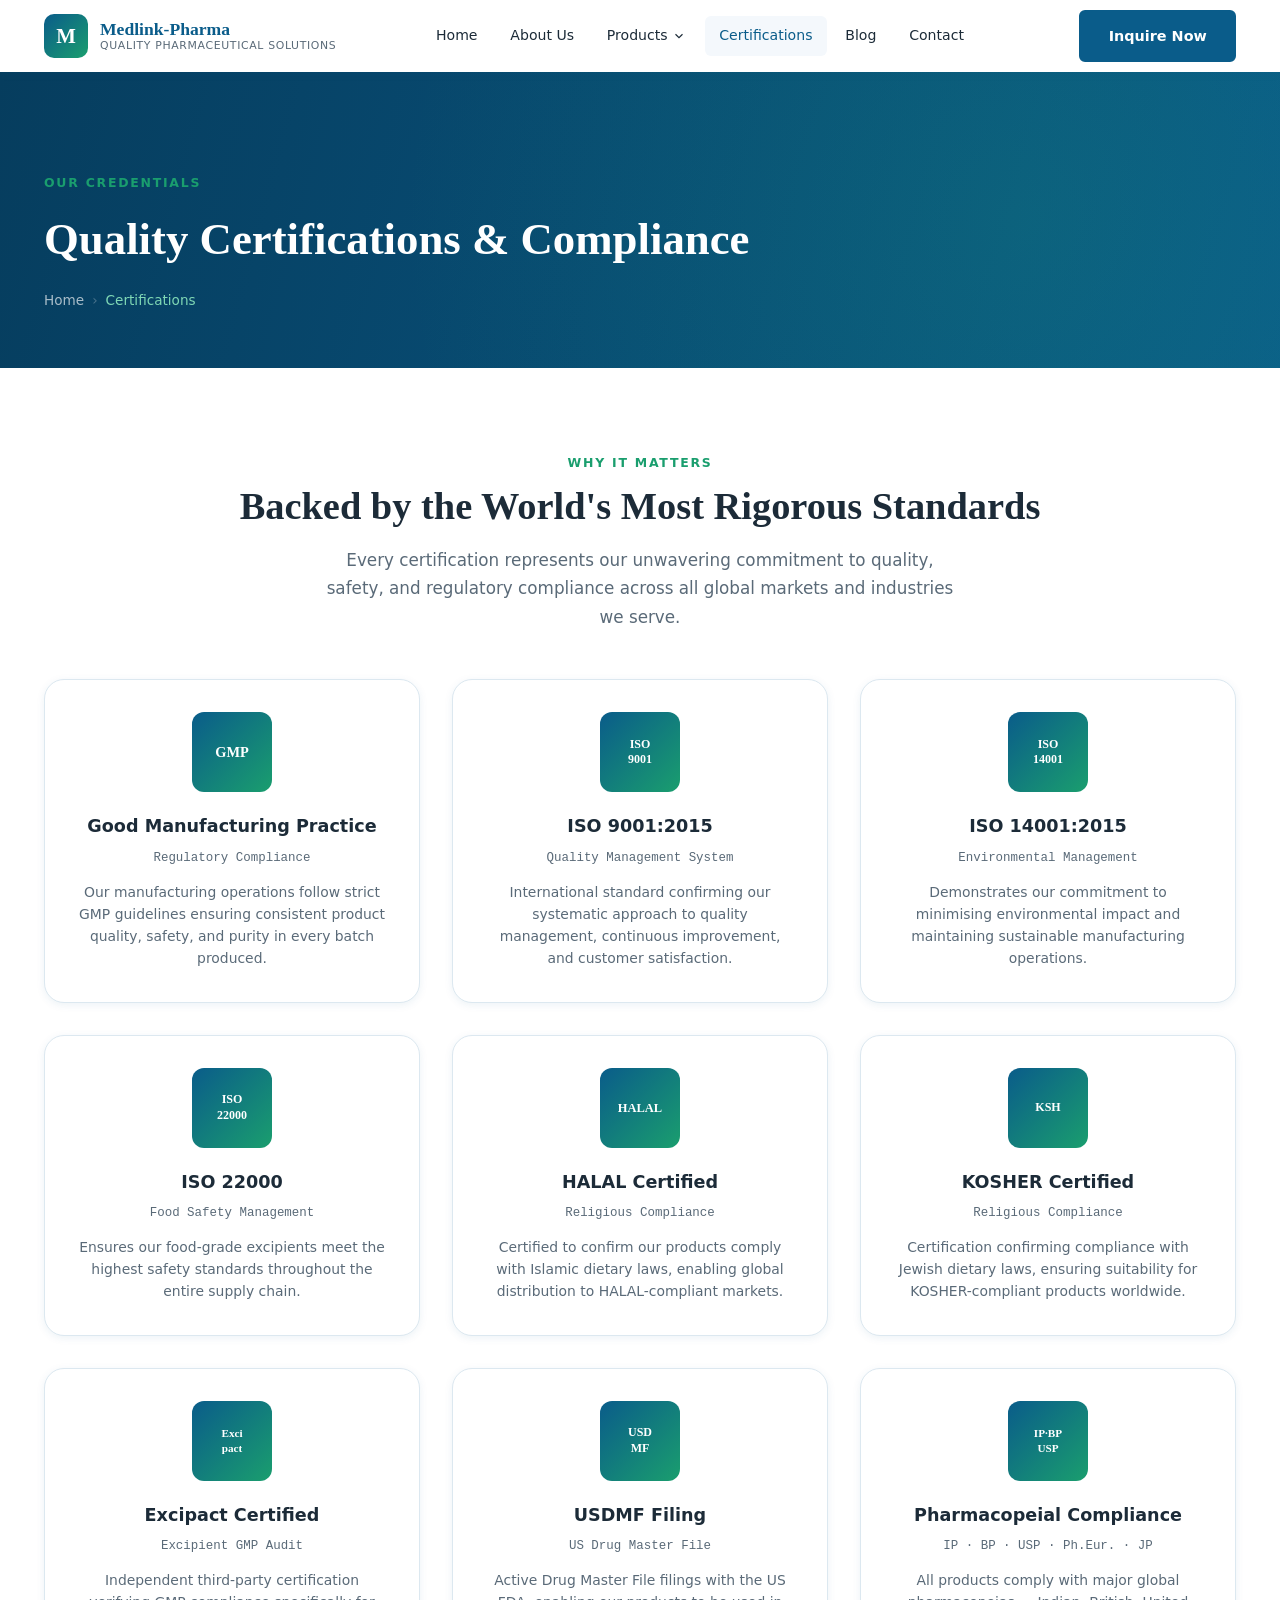
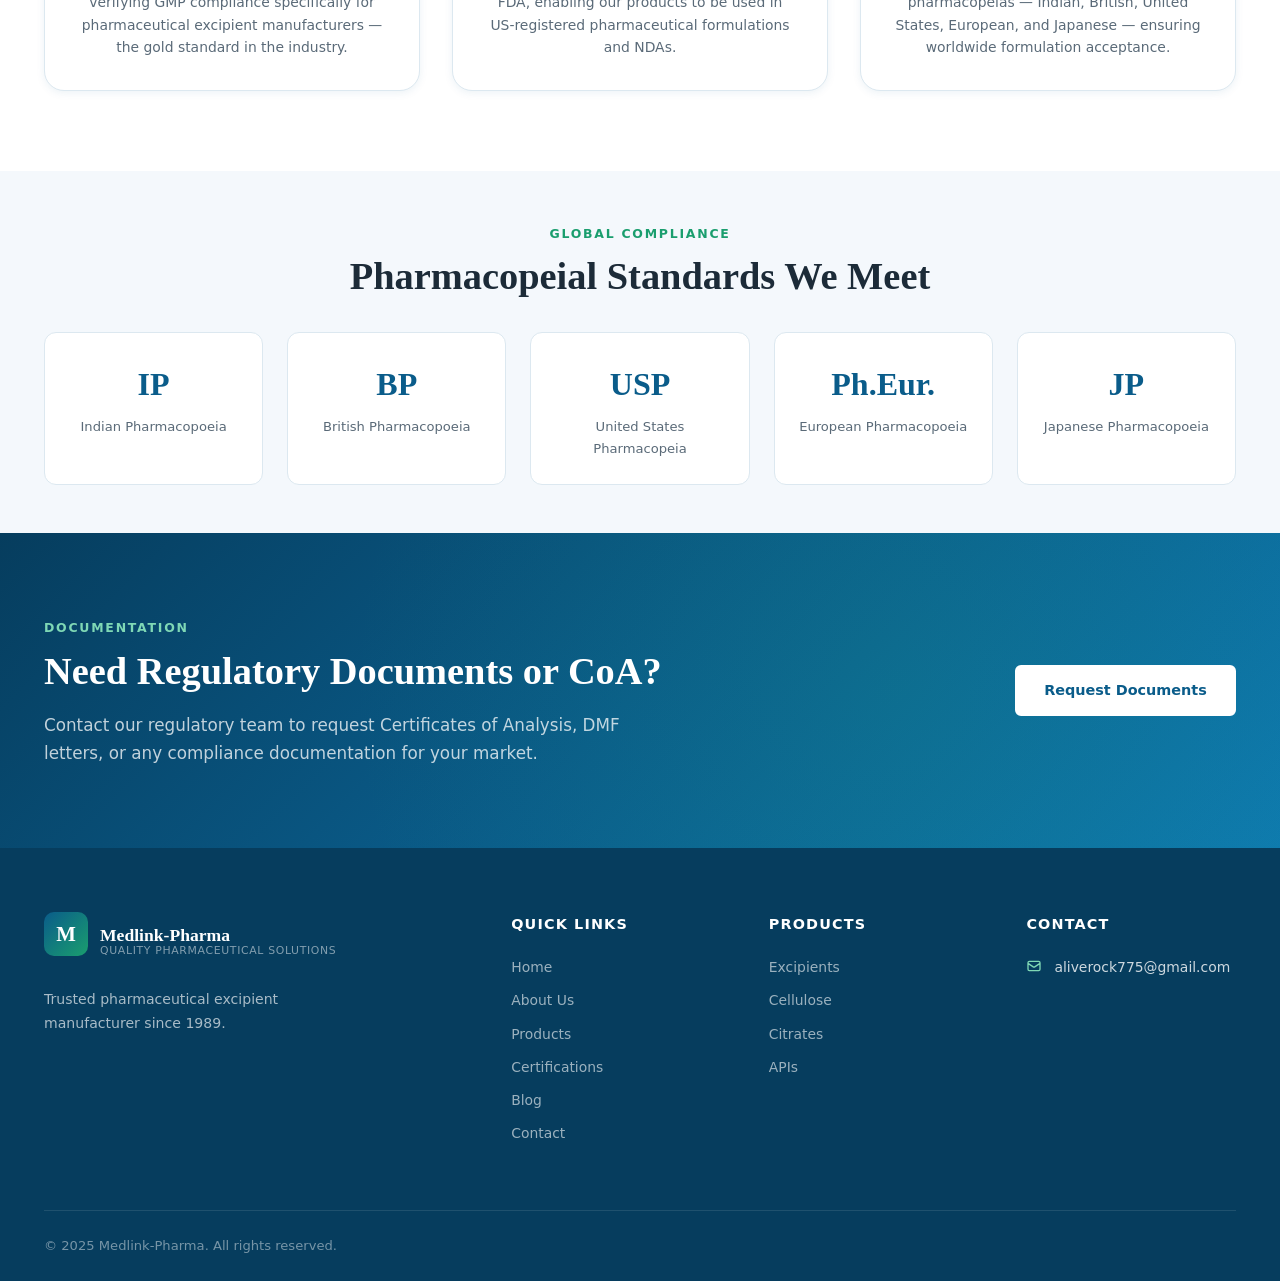
<file: certifications.html>
<!DOCTYPE html>
<html lang="en">
<head>
  <meta charset="UTF-8" />
  <meta name="viewport" content="width=device-width, initial-scale=1.0" />
  <title>Certifications — Medlink-Pharma</title>
  <meta name="description" content="Medlink-Pharma holds globally recognized certifications including GMP, ISO 9001, ISO 14001, ISO 22000, HALAL, KOSHER, Excipact, and USDMF filings." />
  <link rel="stylesheet" href="css/style.css" />
</head>
<body>

  <!-- HEADER -->
  <header id="site-header">
    <div class="container">
      <div class="header-inner">
        <a href="index.html" class="logo" aria-label="Medlink-Pharma Home"><div class="logo-mark">M</div><div class="logo-text"><div class="name">Medlink-Pharma</div><div class="tagline">Quality Pharmaceutical Solutions</div></div></a>
        <nav class="main-nav" role="navigation" aria-label="Primary">
          <a href="index.html" class="nav-link">Home</a>
          <a href="about.html" class="nav-link">About Us</a>
          <div class="nav-item-dropdown">
            <span class="nav-link nav-dropdown-trigger" tabindex="0" role="button">Products <svg width="14" height="14" fill="none" stroke="currentColor" stroke-width="2" viewBox="0 0 24 24"><path d="M6 9l6 6 6-6"/></svg></span>
            <div class="dropdown-menu"><a href="products.html" class="dropdown-item">All Products</a><a href="products.html#excipients" class="dropdown-item">Excipients</a><a href="products.html#apis" class="dropdown-item">APIs &amp; Supplements</a></div>
          </div>
          <a href="certifications.html" class="nav-link active">Certifications</a>
          <a href="blog.html" class="nav-link">Blog</a>
          <a href="contact.html" class="nav-link">Contact</a>
        </nav>
        <div class="header-cta"><a href="contact.html" class="btn btn-primary">Inquire Now</a></div>
        <button class="nav-toggle" aria-label="Toggle navigation"><span></span><span></span><span></span></button>
      </div>
    </div>
  </header>

  <main>
    <!-- PAGE BANNER -->
    <section class="page-banner" aria-labelledby="page-title">
      <div class="container page-banner-inner">
        <span class="section-eyebrow">Our Credentials</span>
        <h1 id="page-title">Quality Certifications &amp; Compliance</h1>
        <nav class="breadcrumb" aria-label="Breadcrumb">
          <a href="index.html">Home</a><span class="sep">›</span><span class="current">Certifications</span>
        </nav>
      </div>
    </section>

    <!-- INTRO -->
    <section class="section-pad" style="background:var(--clr-bg);">
      <div class="container">
        <div class="text-center">
          <span class="section-eyebrow">Why It Matters</span>
          <h2 class="section-title">Backed by the World's Most Rigorous Standards</h2>
          <p class="section-desc" style="margin:0 auto 3rem;">
            Every certification represents our unwavering commitment to quality, safety, and regulatory compliance across all global markets and industries we serve.
          </p>
        </div>

        <!-- Cert cards -->
        <div class="certs-page-grid">

          <div class="cert-page-card">
            <div class="cert-logo">GMP</div>
            <h3>Good Manufacturing Practice</h3>
            <p class="cert-num">Regulatory Compliance</p>
            <p>Our manufacturing operations follow strict GMP guidelines ensuring consistent product quality, safety, and purity in every batch produced.</p>
          </div>

          <div class="cert-page-card">
            <div class="cert-logo" style="font-size:.75rem;">ISO<br/>9001</div>
            <h3>ISO 9001:2015</h3>
            <p class="cert-num">Quality Management System</p>
            <p>International standard confirming our systematic approach to quality management, continuous improvement, and customer satisfaction.</p>
          </div>

          <div class="cert-page-card">
            <div class="cert-logo" style="font-size:.75rem;">ISO<br/>14001</div>
            <h3>ISO 14001:2015</h3>
            <p class="cert-num">Environmental Management</p>
            <p>Demonstrates our commitment to minimising environmental impact and maintaining sustainable manufacturing operations.</p>
          </div>

          <div class="cert-page-card">
            <div class="cert-logo" style="font-size:.75rem;">ISO<br/>22000</div>
            <h3>ISO 22000</h3>
            <p class="cert-num">Food Safety Management</p>
            <p>Ensures our food-grade excipients meet the highest safety standards throughout the entire supply chain.</p>
          </div>

          <div class="cert-page-card">
            <div class="cert-logo" style="font-size:.78rem;">HALAL</div>
            <h3>HALAL Certified</h3>
            <p class="cert-num">Religious Compliance</p>
            <p>Certified to confirm our products comply with Islamic dietary laws, enabling global distribution to HALAL-compliant markets.</p>
          </div>

          <div class="cert-page-card">
            <div class="cert-logo" style="font-size:.75rem;">KSH</div>
            <h3>KOSHER Certified</h3>
            <p class="cert-num">Religious Compliance</p>
            <p>Certification confirming compliance with Jewish dietary laws, ensuring suitability for KOSHER-compliant products worldwide.</p>
          </div>

          <div class="cert-page-card">
            <div class="cert-logo" style="font-size:.7rem;">Exci<br/>pact</div>
            <h3>Excipact Certified</h3>
            <p class="cert-num">Excipient GMP Audit</p>
            <p>Independent third-party certification verifying GMP compliance specifically for pharmaceutical excipient manufacturers — the gold standard in the industry.</p>
          </div>

          <div class="cert-page-card">
            <div class="cert-logo" style="font-size:.75rem;">USD<br/>MF</div>
            <h3>USDMF Filing</h3>
            <p class="cert-num">US Drug Master File</p>
            <p>Active Drug Master File filings with the US FDA, enabling our products to be used in US-registered pharmaceutical formulations and NDAs.</p>
          </div>

          <div class="cert-page-card">
            <div class="cert-logo" style="font-size:.7rem;">IP·BP<br/>USP</div>
            <h3>Pharmacopeial Compliance</h3>
            <p class="cert-num">IP · BP · USP · Ph.Eur. · JP</p>
            <p>All products comply with major global pharmacopeias — Indian, British, United States, European, and Japanese — ensuring worldwide formulation acceptance.</p>
          </div>

        </div>
      </div>
    </section>

    <!-- PHARMACOPEIA STRIP -->
    <section style="background:var(--clr-bg-alt);padding-block:3rem;" aria-labelledby="pharma-title">
      <div class="container">
        <div class="text-center">
          <span class="section-eyebrow">Global Compliance</span>
          <h2 class="section-title" id="pharma-title">Pharmacopeial Standards We Meet</h2>
        </div>
        <div style="display:grid;grid-template-columns:repeat(5,1fr);gap:1.5rem;margin-top:2rem;text-align:center;">
          <div style="background:#fff;padding:1.5rem;border-radius:var(--radius-md);border:1px solid var(--clr-border);">
            <div style="font-family:var(--font-display);font-size:2rem;font-weight:700;color:var(--clr-primary);">IP</div>
            <div style="font-size:.82rem;color:var(--clr-text-muted);margin-top:.25rem;">Indian Pharmacopoeia</div>
          </div>
          <div style="background:#fff;padding:1.5rem;border-radius:var(--radius-md);border:1px solid var(--clr-border);">
            <div style="font-family:var(--font-display);font-size:2rem;font-weight:700;color:var(--clr-primary);">BP</div>
            <div style="font-size:.82rem;color:var(--clr-text-muted);margin-top:.25rem;">British Pharmacopoeia</div>
          </div>
          <div style="background:#fff;padding:1.5rem;border-radius:var(--radius-md);border:1px solid var(--clr-border);">
            <div style="font-family:var(--font-display);font-size:2rem;font-weight:700;color:var(--clr-primary);">USP</div>
            <div style="font-size:.82rem;color:var(--clr-text-muted);margin-top:.25rem;">United States Pharmacopeia</div>
          </div>
          <div style="background:#fff;padding:1.5rem;border-radius:var(--radius-md);border:1px solid var(--clr-border);">
            <div style="font-family:var(--font-display);font-size:2rem;font-weight:700;color:var(--clr-primary);">Ph.Eur.</div>
            <div style="font-size:.82rem;color:var(--clr-text-muted);margin-top:.25rem;">European Pharmacopoeia</div>
          </div>
          <div style="background:#fff;padding:1.5rem;border-radius:var(--radius-md);border:1px solid var(--clr-border);">
            <div style="font-family:var(--font-display);font-size:2rem;font-weight:700;color:var(--clr-primary);">JP</div>
            <div style="font-size:.82rem;color:var(--clr-text-muted);margin-top:.25rem;">Japanese Pharmacopoeia</div>
          </div>
        </div>
      </div>
    </section>

    <!-- CTA -->
    <section class="cta-banner" aria-labelledby="cert-cta">
      <div class="container">
        <div class="cta-banner-inner">
          <div class="cta-banner-text">
            <span class="section-eyebrow">Documentation</span>
            <h2 class="section-title" id="cert-cta">Need Regulatory Documents or CoA?</h2>
            <p class="section-desc">Contact our regulatory team to request Certificates of Analysis, DMF letters, or any compliance documentation for your market.</p>
          </div>
          <div class="cta-banner-actions"><a href="contact.html" class="btn btn-white">Request Documents</a></div>
        </div>
      </div>
    </section>
  </main>

  <!-- FOOTER -->
  <footer id="site-footer">
    <div class="container">
      <div class="footer-top">
        <div class="footer-brand"><div class="logo" style="margin-bottom:1rem;"><div class="logo-mark">M</div><div class="logo-text"><div class="name" style="color:#fff;">Medlink-Pharma</div><div class="tagline" style="color:rgba(255,255,255,.5);">Quality Pharmaceutical Solutions</div></div></div><p>Trusted pharmaceutical excipient manufacturer since 1989.</p></div>
        <div class="footer-col"><h4>Quick Links</h4><nav class="footer-links"><a href="index.html">Home</a><a href="about.html">About Us</a><a href="products.html">Products</a><a href="certifications.html">Certifications</a><a href="blog.html">Blog</a><a href="contact.html">Contact</a></nav></div>
        <div class="footer-col"><h4>Products</h4><nav class="footer-links"><a href="products.html#excipients">Excipients</a><a href="products.html#cellulose">Cellulose</a><a href="products.html#citrates">Citrates</a><a href="products.html#apis">APIs</a></nav></div>
        <div class="footer-col"><h4>Contact</h4><address style="font-style:normal;"><div class="footer-contact-item"><svg width="16" height="16" fill="none" stroke="currentColor" stroke-width="2" viewBox="0 0 24 24"><path d="M3 8l7.89 5.26a2 2 0 002.22 0L21 8M5 19h14a2 2 0 002-2V7a2 2 0 00-2-2H5a2 2 0 00-2 2v10a2 2 0 002 2z"/></svg><a href="mailto:aliverock775@gmail.com">aliverock775@gmail.com</a></div></address></div>
      </div>
      <div class="footer-bottom"><span>&copy; 2025 Medlink-Pharma. All rights reserved.</span></div>
    </div>
  </footer>

  <button id="back-to-top" aria-label="Back to top"><svg width="20" height="20" fill="none" stroke="currentColor" stroke-width="2" viewBox="0 0 24 24"><path d="M18 15l-6-6-6 6"/></svg></button>
  <script src="js/main.js"></script>
</body>
</html>
</file>
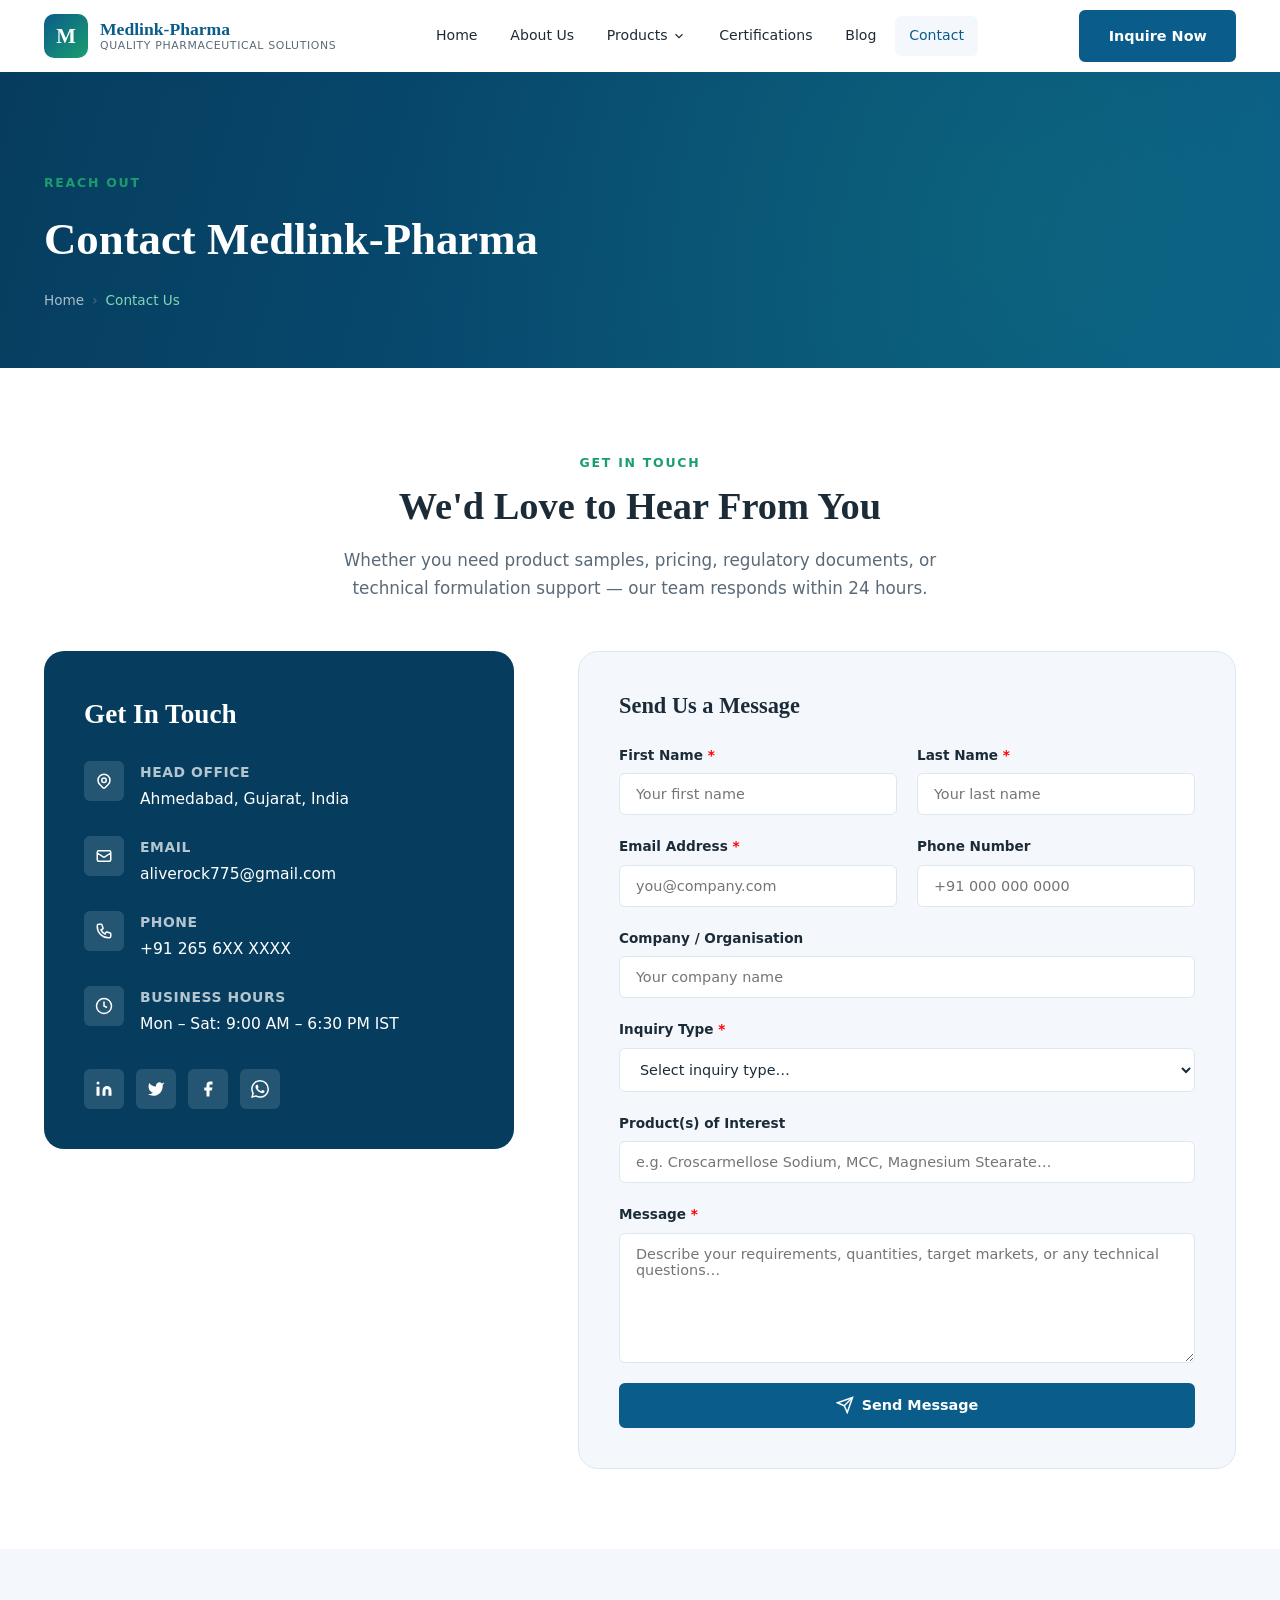
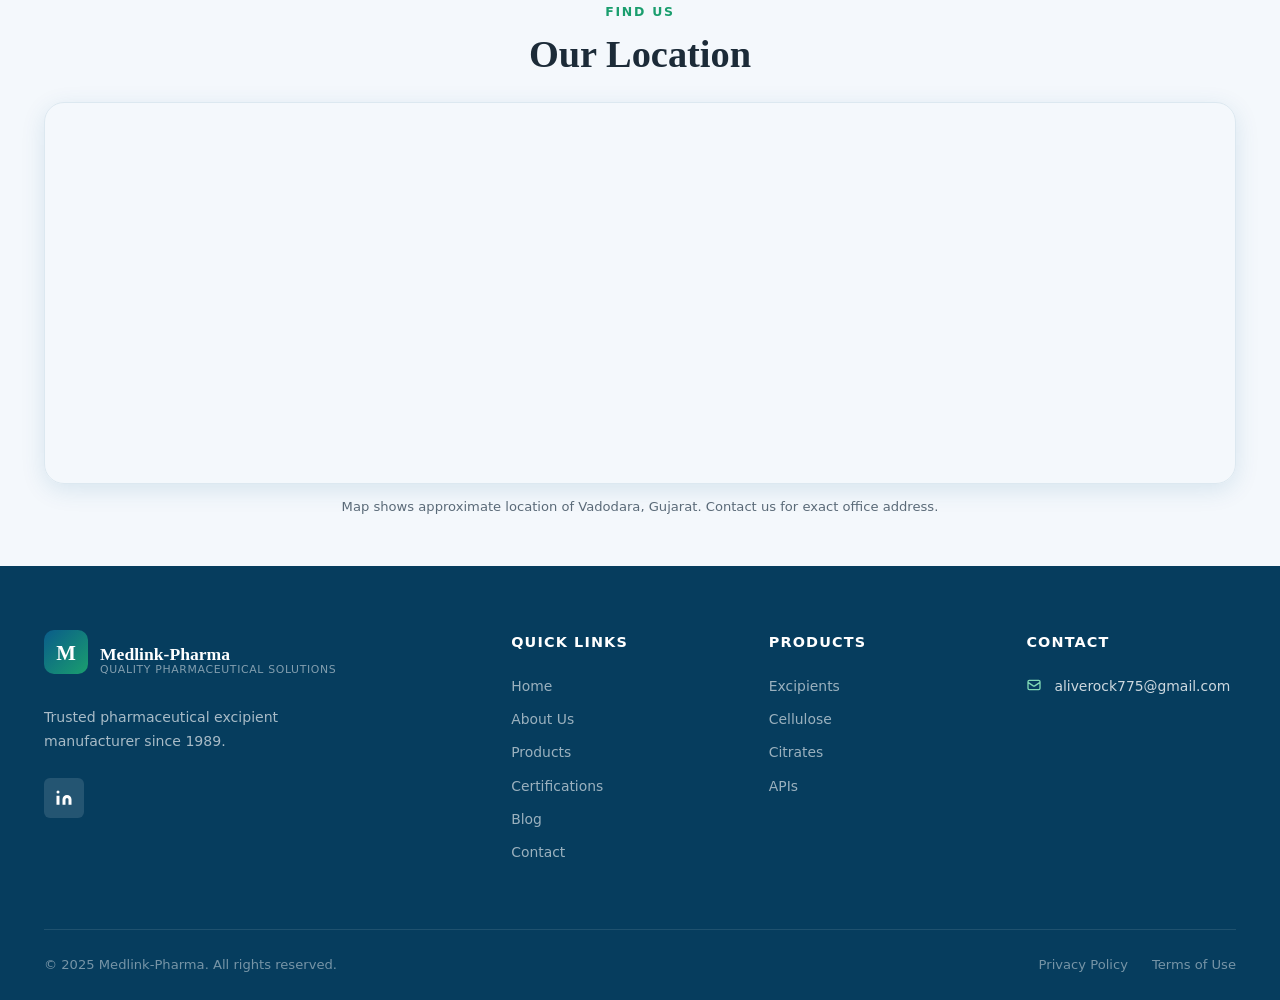
<file: contact.html>
<!DOCTYPE html>
<html lang="en">
<head>
  <meta charset="UTF-8" />
  <meta name="viewport" content="width=device-width, initial-scale=1.0" />
  <title>Contact Us — Medlink-Pharma</title>
  <meta name="description" content="Get in touch with Medlink-Pharma for product inquiries, samples, technical support, or regulatory documentation. We respond within 24 hours." />
  <link rel="stylesheet" href="css/style.css" />
</head>
<body>

  <!-- HEADER -->
  <header id="site-header">
    <div class="container">
      <div class="header-inner">
        <a href="index.html" class="logo" aria-label="Medlink-Pharma Home"><div class="logo-mark">M</div><div class="logo-text"><div class="name">Medlink-Pharma</div><div class="tagline">Quality Pharmaceutical Solutions</div></div></a>
        <nav class="main-nav" role="navigation" aria-label="Primary">
          <a href="index.html" class="nav-link">Home</a>
          <a href="about.html" class="nav-link">About Us</a>
          <div class="nav-item-dropdown">
            <span class="nav-link nav-dropdown-trigger" tabindex="0" role="button">Products <svg width="14" height="14" fill="none" stroke="currentColor" stroke-width="2" viewBox="0 0 24 24"><path d="M6 9l6 6 6-6"/></svg></span>
            <div class="dropdown-menu"><a href="products.html" class="dropdown-item">All Products</a><a href="products.html#excipients" class="dropdown-item">Excipients</a><a href="products.html#apis" class="dropdown-item">APIs &amp; Supplements</a></div>
          </div>
          <a href="certifications.html" class="nav-link">Certifications</a>
          <a href="blog.html" class="nav-link">Blog</a>
          <a href="contact.html" class="nav-link active">Contact</a>
        </nav>
        <div class="header-cta"><a href="contact.html" class="btn btn-primary">Inquire Now</a></div>
        <button class="nav-toggle" aria-label="Toggle navigation"><span></span><span></span><span></span></button>
      </div>
    </div>
  </header>

  <main>
    <!-- PAGE BANNER -->
    <section class="page-banner" aria-labelledby="page-title">
      <div class="container page-banner-inner">
        <span class="section-eyebrow">Reach Out</span>
        <h1 id="page-title">Contact Medlink-Pharma</h1>
        <nav class="breadcrumb" aria-label="Breadcrumb">
          <a href="index.html">Home</a><span class="sep">›</span><span class="current">Contact Us</span>
        </nav>
      </div>
    </section>

    <!-- CONTACT MAIN SECTION -->
    <section class="contact-section section-pad" aria-labelledby="contact-h2">
      <div class="container">
        <div class="text-center" style="margin-bottom:3rem;">
          <span class="section-eyebrow">Get In Touch</span>
          <h2 class="section-title" id="contact-h2">We'd Love to Hear From You</h2>
          <p class="section-desc" style="margin:0 auto;">
            Whether you need product samples, pricing, regulatory documents, or technical formulation support — our team responds within 24 hours.
          </p>
        </div>

        <div class="contact-grid">

          <!-- Contact info card -->
          <aside class="contact-info-card" aria-label="Contact information">
            <h2>Get In Touch</h2>

            <div class="contact-detail">
              <div class="contact-detail-icon" aria-hidden="true">
                <svg width="18" height="18" fill="none" stroke="currentColor" stroke-width="2" viewBox="0 0 24 24"><path d="M17.657 16.657L13.414 20.9a1.998 1.998 0 01-2.827 0l-4.244-4.243a8 8 0 1111.314 0z"/><circle cx="12" cy="11" r="3"/></svg>
              </div>
              <div class="contact-detail-text">
                <p>Head Office</p>
                <span>Ahmedabad, Gujarat, India</span>
              </div>
            </div>

            <div class="contact-detail">
              <div class="contact-detail-icon" aria-hidden="true">
                <svg width="18" height="18" fill="none" stroke="currentColor" stroke-width="2" viewBox="0 0 24 24"><path d="M3 8l7.89 5.26a2 2 0 002.22 0L21 8M5 19h14a2 2 0 002-2V7a2 2 0 00-2-2H5a2 2 0 00-2 2v10a2 2 0 002 2z"/></svg>
              </div>
              <div class="contact-detail-text">
                <p>Email</p>
                <a href="mailto:aliverock775@gmail.com">aliverock775@gmail.com</a>
              </div>
            </div>

            <div class="contact-detail">
              <div class="contact-detail-icon" aria-hidden="true">
                <svg width="18" height="18" fill="none" stroke="currentColor" stroke-width="2" viewBox="0 0 24 24"><path d="M3 5a2 2 0 012-2h3.28a1 1 0 01.948.684l1.498 4.493a1 1 0 01-.502 1.21l-2.257 1.13a11.042 11.042 0 005.516 5.516l1.13-2.257a1 1 0 011.21-.502l4.493 1.498a1 1 0 01.684.949V19a2 2 0 01-2 2h-1C9.716 21 3 14.284 3 6V5z"/></svg>
              </div>
              <div class="contact-detail-text">
                <p>Phone</p>
                <a href="tel:+912656XXXXXX">+91 265 6XX XXXX</a>
              </div>
            </div>

            <div class="contact-detail">
              <div class="contact-detail-icon" aria-hidden="true">
                <svg width="18" height="18" fill="none" stroke="currentColor" stroke-width="2" viewBox="0 0 24 24"><circle cx="12" cy="12" r="10"/><polyline points="12 6 12 12 16 14"/></svg>
              </div>
              <div class="contact-detail-text">
                <p>Business Hours</p>
                <span>Mon – Sat: 9:00 AM – 6:30 PM IST</span>
              </div>
            </div>

            <!-- Social links -->
            <div class="contact-social" aria-label="Social media">
              <a href="#" class="social-btn" aria-label="LinkedIn">
                <svg width="18" height="18" fill="currentColor" viewBox="0 0 24 24"><path d="M16 8a6 6 0 016 6v7h-4v-7a2 2 0 00-2-2 2 2 0 00-2 2v7h-4v-7a6 6 0 016-6zM2 9h4v12H2z"/><circle cx="4" cy="4" r="2"/></svg>
              </a>
              <a href="#" class="social-btn" aria-label="Twitter">
                <svg width="18" height="18" fill="currentColor" viewBox="0 0 24 24"><path d="M23 3a10.9 10.9 0 01-3.14 1.53 4.48 4.48 0 00-7.86 3v1A10.66 10.66 0 013 4s-4 9 5 13a11.64 11.64 0 01-7 2c9 5 20 0 20-11.5a4.5 4.5 0 00-.08-.83A7.72 7.72 0 0023 3z"/></svg>
              </a>
              <a href="#" class="social-btn" aria-label="Facebook">
                <svg width="18" height="18" fill="currentColor" viewBox="0 0 24 24"><path d="M18 2h-3a5 5 0 00-5 5v3H7v4h3v8h4v-8h3l1-4h-4V7a1 1 0 011-1h3z"/></svg>
              </a>
              <a href="#" class="social-btn" aria-label="WhatsApp">
                <svg width="18" height="18" fill="currentColor" viewBox="0 0 24 24"><path d="M17.472 14.382c-.297-.149-1.758-.867-2.03-.967-.273-.099-.471-.148-.67.15-.197.297-.767.966-.94 1.164-.173.199-.347.223-.644.075-.297-.15-1.255-.463-2.39-1.475-.883-.788-1.48-1.761-1.653-2.059-.173-.297-.018-.458.13-.606.134-.133.298-.347.446-.52.149-.174.198-.298.298-.497.099-.198.05-.371-.025-.52-.075-.149-.669-1.612-.916-2.207-.242-.579-.487-.5-.669-.51-.173-.008-.371-.01-.57-.01-.198 0-.52.074-.792.372-.272.297-1.04 1.016-1.04 2.479 0 1.462 1.065 2.875 1.213 3.074.149.198 2.096 3.2 5.077 4.487.709.306 1.262.489 1.694.625.712.227 1.36.195 1.871.118.571-.085 1.758-.719 2.006-1.413.248-.694.248-1.289.173-1.413-.074-.124-.272-.198-.57-.347m-5.421 7.403h-.004a9.87 9.87 0 01-5.031-1.378l-.361-.214-3.741.982.998-3.648-.235-.374a9.86 9.86 0 01-1.51-5.26c.001-5.45 4.436-9.884 9.888-9.884 2.64 0 5.122 1.03 6.988 2.898a9.825 9.825 0 012.893 6.994c-.003 5.45-4.437 9.884-9.885 9.884m8.413-18.297A11.815 11.815 0 0012.05 0C5.495 0 .16 5.335.157 11.892c0 2.096.547 4.142 1.588 5.945L.057 24l6.305-1.654a11.882 11.882 0 005.683 1.448h.005c6.554 0 11.89-5.335 11.893-11.893a11.821 11.821 0 00-3.48-8.413z"/></svg>
              </a>
            </div>
          </aside>

          <!-- Contact Form -->
          <div class="contact-form-wrap">
            <h2 class="section-title" style="font-size:1.4rem;margin-bottom:1.5rem;">Send Us a Message</h2>

            <form id="contact-form" novalidate aria-label="Contact form">
              <div class="form-row">
                <div class="form-group">
                  <label for="first-name">First Name <span style="color:red;" aria-hidden="true">*</span></label>
                  <input type="text" id="first-name" name="first_name" placeholder="Your first name" required autocomplete="given-name" />
                </div>
                <div class="form-group">
                  <label for="last-name">Last Name <span style="color:red;" aria-hidden="true">*</span></label>
                  <input type="text" id="last-name" name="last_name" placeholder="Your last name" required autocomplete="family-name" />
                </div>
              </div>

              <div class="form-row">
                <div class="form-group">
                  <label for="email">Email Address <span style="color:red;" aria-hidden="true">*</span></label>
                  <input type="email" id="email" name="email" placeholder="you@company.com" required autocomplete="email" />
                </div>
                <div class="form-group">
                  <label for="phone">Phone Number</label>
                  <input type="tel" id="phone" name="phone" placeholder="+91 000 000 0000" autocomplete="tel" />
                </div>
              </div>

              <div class="form-group">
                <label for="company">Company / Organisation</label>
                <input type="text" id="company" name="company" placeholder="Your company name" autocomplete="organization" />
              </div>

              <div class="form-group">
                <label for="inquiry-type">Inquiry Type <span style="color:red;" aria-hidden="true">*</span></label>
                <select id="inquiry-type" name="inquiry_type" required>
                  <option value="" disabled selected>Select inquiry type…</option>
                  <option value="product">Product Inquiry</option>
                  <option value="sample">Sample Request</option>
                  <option value="pricing">Pricing / Quotation</option>
                  <option value="regulatory">Regulatory Documents (CoA / DMF)</option>
                  <option value="technical">Technical Support</option>
                  <option value="other">Other</option>
                </select>
              </div>

              <div class="form-group">
                <label for="product">Product(s) of Interest</label>
                <input type="text" id="product" name="product" placeholder="e.g. Croscarmellose Sodium, MCC, Magnesium Stearate…" />
              </div>

              <div class="form-group">
                <label for="message">Message <span style="color:red;" aria-hidden="true">*</span></label>
                <textarea id="message" name="message" placeholder="Describe your requirements, quantities, target markets, or any technical questions…" required></textarea>
              </div>

              <button type="submit" class="btn btn-primary" style="width:100%;justify-content:center;">
                <svg width="18" height="18" fill="none" stroke="currentColor" stroke-width="2" viewBox="0 0 24 24" aria-hidden="true"><line x1="22" y1="2" x2="11" y2="13"/><polygon points="22 2 15 22 11 13 2 9 22 2"/></svg>
                Send Message
              </button>

              <div id="form-success" class="form-success" role="alert">
                ✓ Thank you! Your message has been sent. We'll respond within 24 hours.
              </div>
            </form>
          </div>

        </div>
      </div>
    </section>

    <!-- MAP PLACEHOLDER -->
    <section style="background:var(--clr-bg-alt);padding-block:3rem;" aria-label="Office location">
      <div class="container">
        <div class="text-center" style="margin-bottom:1.5rem;">
          <span class="section-eyebrow">Find Us</span>
          <h2 class="section-title">Our Location</h2>
        </div>
        <div style="border-radius:var(--radius-lg);overflow:hidden;box-shadow:var(--shadow-md);border:1px solid var(--clr-border);">
          <iframe
            src="https://www.openstreetmap.org/export/embed.html?bbox=73.1&lat=22.3&lon=73.18&zoom=13&marker=22.3,73.18"
            width="100%"
            height="380"
            style="border:0;display:block;"
            loading="lazy"
            title="Medlink-Pharma office location — Ahmedabad, Gujarat"
            allowfullscreen
          ></iframe>
        </div>
        <p style="text-align:center;font-size:.82rem;color:var(--clr-text-muted);margin-top:.75rem;">
          Map shows approximate location of Vadodara, Gujarat. Contact us for exact office address.
        </p>
      </div>
    </section>

  </main>

  <!-- FOOTER -->
  <footer id="site-footer">
    <div class="container">
      <div class="footer-top">
        <div class="footer-brand"><div class="logo" style="margin-bottom:1rem;"><div class="logo-mark">M</div><div class="logo-text"><div class="name" style="color:#fff;">Medlink-Pharma</div><div class="tagline" style="color:rgba(255,255,255,.5);">Quality Pharmaceutical Solutions</div></div></div><p>Trusted pharmaceutical excipient manufacturer since 1989.</p><div class="footer-social"><a href="#" class="social-btn" aria-label="LinkedIn"><svg width="18" height="18" fill="currentColor" viewBox="0 0 24 24"><path d="M16 8a6 6 0 016 6v7h-4v-7a2 2 0 00-2-2 2 2 0 00-2 2v7h-4v-7a6 6 0 016-6zM2 9h4v12H2z"/><circle cx="4" cy="4" r="2"/></svg></a></div></div>
        <div class="footer-col"><h4>Quick Links</h4><nav class="footer-links"><a href="index.html">Home</a><a href="about.html">About Us</a><a href="products.html">Products</a><a href="certifications.html">Certifications</a><a href="blog.html">Blog</a><a href="contact.html">Contact</a></nav></div>
        <div class="footer-col"><h4>Products</h4><nav class="footer-links"><a href="products.html#excipients">Excipients</a><a href="products.html#cellulose">Cellulose</a><a href="products.html#citrates">Citrates</a><a href="products.html#apis">APIs</a></nav></div>
        <div class="footer-col"><h4>Contact</h4><address style="font-style:normal;"><div class="footer-contact-item"><svg width="16" height="16" fill="none" stroke="currentColor" stroke-width="2" viewBox="0 0 24 24"><path d="M3 8l7.89 5.26a2 2 0 002.22 0L21 8M5 19h14a2 2 0 002-2V7a2 2 0 00-2-2H5a2 2 0 00-2 2v10a2 2 0 002 2z"/></svg><a href="mailto:aliverock775@gmail.com">aliverock775@gmail.com</a></div></address></div>
      </div>
      <div class="footer-bottom"><span>&copy; 2025 Medlink-Pharma. All rights reserved.</span><div style="display:flex;gap:1.5rem;"><a href="#">Privacy Policy</a><a href="#">Terms of Use</a></div></div>
    </div>
  </footer>

  <button id="back-to-top" aria-label="Back to top"><svg width="20" height="20" fill="none" stroke="currentColor" stroke-width="2" viewBox="0 0 24 24"><path d="M18 15l-6-6-6 6"/></svg></button>
  <script src="js/main.js"></script>
</body>
</html>
</file>
<file: css/style.css>
/* ============================================================
   Prachin Pharmachem — style.css
   Clean, modern pharmaceutical company design
   ============================================================ */

/* ── CSS Custom Properties ─────────────────────────────────── */
:root {
  --clr-primary:    #0a5c8a;   /* deep pharma blue */
  --clr-primary-dk: #063d5e;
  --clr-accent:     #1a9e6e;   /* teal-green accent */
  --clr-accent-lt:  #e6f7f1;
  --clr-text:       #1c2b38;
  --clr-text-muted: #5a6a78;
  --clr-bg:         #ffffff;
  --clr-bg-alt:     #f4f8fc;
  --clr-border:     #dce8f0;
  --clr-gold:       #c8913a;

  --font-display:  'Playfair Display', Georgia, serif;
  --font-body:     'DM Sans', 'Segoe UI', system-ui, sans-serif;

  --shadow-sm:  0 2px 8px rgba(10,92,138,.08);
  --shadow-md:  0 6px 24px rgba(10,92,138,.12);
  --shadow-lg:  0 16px 48px rgba(10,92,138,.16);

  --radius-sm: 6px;
  --radius-md: 12px;
  --radius-lg: 20px;

  --transition: 0.28s cubic-bezier(0.4, 0, 0.2, 1);
  --max-w: 1240px;
}

/* ── Reset & Base ───────────────────────────────────────────── */
*, *::before, *::after { box-sizing: border-box; margin: 0; padding: 0; }

html { scroll-behavior: smooth; font-size: 16px; }

body {
  font-family: var(--font-body);
  color: var(--clr-text);
  background: var(--clr-bg);
  line-height: 1.7;
  -webkit-font-smoothing: antialiased;
}

img { max-width: 100%; height: auto; display: block; }

a { color: inherit; text-decoration: none; }

ul { list-style: none; }

/* ── Google Fonts import ────────────────────────────────────── */
@import url('https://fonts.googleapis.com/css2?family=Playfair+Display:wght@600;700&family=DM+Sans:wght@300;400;500;600&display=swap');

/* ── Utility Classes ────────────────────────────────────────── */
.container       { max-width: var(--max-w); margin-inline: auto; padding-inline: 1.5rem; }
.section-pad     { padding-block: 5rem; }
.section-pad-sm  { padding-block: 3rem; }
.text-center     { text-align: center; }
.text-muted      { color: var(--clr-text-muted); }
.sr-only         { position: absolute; width: 1px; height: 1px; overflow: hidden; clip: rect(0,0,0,0); }

/* ── Typography Scale ───────────────────────────────────────── */
.section-eyebrow {
  display: inline-block;
  font-size: .78rem;
  font-weight: 600;
  letter-spacing: .14em;
  text-transform: uppercase;
  color: var(--clr-accent);
  margin-bottom: .5rem;
}

.section-title {
  font-family: var(--font-display);
  font-size: clamp(1.6rem, 3vw, 2.4rem);
  font-weight: 700;
  line-height: 1.25;
  color: var(--clr-text);
  margin-bottom: 1rem;
}

.section-desc {
  font-size: 1.05rem;
  color: var(--clr-text-muted);
  max-width: 640px;
}

/* ── Buttons ────────────────────────────────────────────────── */
.btn {
  display: inline-flex;
  align-items: center;
  gap: .5rem;
  padding: .72rem 1.7rem;
  border-radius: var(--radius-sm);
  font-family: var(--font-body);
  font-size: .9rem;
  font-weight: 600;
  cursor: pointer;
  border: 2px solid transparent;
  transition: var(--transition);
  white-space: nowrap;
}
.btn-primary {
  background: var(--clr-primary);
  color: #fff;
  border-color: var(--clr-primary);
}
.btn-primary:hover {
  background: var(--clr-primary-dk);
  border-color: var(--clr-primary-dk);
  transform: translateY(-2px);
  box-shadow: var(--shadow-md);
}
.btn-outline {
  background: transparent;
  color: var(--clr-primary);
  border-color: var(--clr-primary);
}
.btn-outline:hover {
  background: var(--clr-primary);
  color: #fff;
  transform: translateY(-2px);
}
.btn-accent {
  background: var(--clr-accent);
  color: #fff;
  border-color: var(--clr-accent);
}
.btn-accent:hover {
  background: #158a5c;
  transform: translateY(-2px);
  box-shadow: var(--shadow-md);
}
.btn-white {
  background: #fff;
  color: var(--clr-primary);
  border-color: #fff;
}
.btn-white:hover {
  background: var(--clr-bg-alt);
  transform: translateY(-2px);
}

/* ── Badge ──────────────────────────────────────────────────── */
.badge {
  display: inline-block;
  padding: .2rem .7rem;
  border-radius: 50px;
  font-size: .72rem;
  font-weight: 600;
  letter-spacing: .04em;
  background: var(--clr-accent);
  color: #fff;
}
.badge-gold { background: var(--clr-gold); }

/* ================================================================
   HEADER / NAVIGATION
================================================================ */
#site-header {
  position: fixed;
  top: 0; left: 0; right: 0;
  z-index: 999;
  background: #fff;
  box-shadow: var(--shadow-sm);
  transition: var(--transition);
}
#site-header.scrolled {
  box-shadow: var(--shadow-md);
}

.header-inner {
  display: flex;
  align-items: center;
  justify-content: space-between;
  height: 72px;
}

/* Logo */
.logo {
  display: flex;
  align-items: center;
  gap: .75rem;
  flex-shrink: 0;
}
.logo-mark {
  width: 44px; height: 44px;
  background: linear-gradient(135deg, var(--clr-primary), var(--clr-accent));
  border-radius: 10px;
  display: flex;
  align-items: center;
  justify-content: center;
  color: #fff;
  font-family: var(--font-display);
  font-size: 1.3rem;
  font-weight: 700;
  flex-shrink: 0;
}
.logo-text { line-height: 1.1; }
.logo-text .name {
  font-family: var(--font-display);
  font-size: 1.1rem;
  font-weight: 700;
  color: var(--clr-primary);
}
.logo-text .tagline {
  font-size: .68rem;
  font-weight: 500;
  color: var(--clr-text-muted);
  letter-spacing: .06em;
  text-transform: uppercase;
}

/* Nav */
.main-nav { display: flex; align-items: center; gap: .25rem; }

.nav-link {
  padding: .5rem .9rem;
  border-radius: var(--radius-sm);
  font-size: .88rem;
  font-weight: 500;
  color: var(--clr-text);
  transition: var(--transition);
  position: relative;
}
.nav-link:hover, .nav-link.active {
  color: var(--clr-primary);
  background: var(--clr-bg-alt);
}

/* Dropdown */
.nav-item-dropdown { position: relative; }
.nav-dropdown-trigger { cursor: pointer; display: flex; align-items: center; gap: .3rem; }
.nav-dropdown-trigger svg { transition: transform var(--transition); }
.nav-item-dropdown:hover .nav-dropdown-trigger svg { transform: rotate(180deg); }

.dropdown-menu {
  position: absolute;
  top: calc(100% + .5rem);
  left: 0;
  min-width: 220px;
  background: #fff;
  border-radius: var(--radius-md);
  box-shadow: var(--shadow-lg);
  border: 1px solid var(--clr-border);
  padding: .5rem;
  opacity: 0;
  visibility: hidden;
  transform: translateY(-8px);
  transition: var(--transition);
  pointer-events: none;
}
.nav-item-dropdown:hover .dropdown-menu {
  opacity: 1;
  visibility: visible;
  transform: translateY(0);
  pointer-events: auto;
}
.dropdown-item {
  display: block;
  padding: .55rem 1rem;
  font-size: .87rem;
  color: var(--clr-text);
  border-radius: var(--radius-sm);
  transition: var(--transition);
}
.dropdown-item:hover {
  background: var(--clr-bg-alt);
  color: var(--clr-primary);
  padding-left: 1.3rem;
}

/* Header CTA */
.header-cta { margin-left: 1rem; }

/* Mobile toggle */
.nav-toggle {
  display: none;
  flex-direction: column;
  gap: 5px;
  background: none;
  border: none;
  cursor: pointer;
  padding: .4rem;
}
.nav-toggle span {
  display: block;
  width: 24px; height: 2px;
  background: var(--clr-text);
  border-radius: 2px;
  transition: var(--transition);
}
.nav-toggle.open span:nth-child(1) { transform: rotate(45deg) translate(5px,5px); }
.nav-toggle.open span:nth-child(2) { opacity: 0; }
.nav-toggle.open span:nth-child(3) { transform: rotate(-45deg) translate(5px,-5px); }

/* ================================================================
   HERO / SLIDER
================================================================ */
.hero {
  position: relative;
  min-height: 100vh;
  display: flex;
  align-items: center;
  overflow: hidden;
  margin-top: 72px;
}

.hero-slide {
  position: absolute;
  inset: 0;
  opacity: 0;
  transition: opacity 1s ease;
  background-size: cover;
  background-position: center;
}
.hero-slide.active { opacity: 1; }

/* Gradient overlay */
.hero-slide::after {
  content: '';
  position: absolute;
  inset: 0;
  background: linear-gradient(105deg, rgba(6,61,94,.82) 0%, rgba(6,61,94,.35) 60%, transparent 100%);
}

.hero-content {
  position: relative;
  z-index: 2;
  max-width: 640px;
  color: #fff;
}
.hero-eyebrow {
  display: inline-flex;
  align-items: center;
  gap: .5rem;
  background: rgba(255,255,255,.15);
  backdrop-filter: blur(8px);
  border: 1px solid rgba(255,255,255,.25);
  padding: .35rem 1rem;
  border-radius: 50px;
  font-size: .8rem;
  font-weight: 600;
  letter-spacing: .1em;
  text-transform: uppercase;
  margin-bottom: 1.25rem;
  animation: fadeUp .8s ease both;
}
.hero-title {
  font-family: var(--font-display);
  font-size: clamp(2.2rem, 5vw, 3.8rem);
  font-weight: 700;
  line-height: 1.15;
  margin-bottom: 1.25rem;
  animation: fadeUp .8s .15s ease both;
}
.hero-title span { color: #7fd8b5; }
.hero-subtitle {
  font-size: 1.15rem;
  opacity: .9;
  margin-bottom: 2rem;
  max-width: 480px;
  animation: fadeUp .8s .3s ease both;
}
.hero-actions {
  display: flex;
  gap: 1rem;
  flex-wrap: wrap;
  animation: fadeUp .8s .45s ease both;
}

/* Hero stats bar */
.hero-stats {
  position: absolute;
  bottom: 0; left: 0; right: 0;
  z-index: 2;
  background: rgba(6,61,94,.85);
  backdrop-filter: blur(10px);
  border-top: 1px solid rgba(255,255,255,.1);
}
.hero-stats-inner {
  display: flex;
  align-items: stretch;
}
.hero-stat {
  flex: 1;
  padding: 1.2rem 1.5rem;
  border-right: 1px solid rgba(255,255,255,.1);
  text-align: center;
  color: #fff;
}
.hero-stat:last-child { border-right: none; }
.hero-stat-num {
  font-family: var(--font-display);
  font-size: 1.8rem;
  font-weight: 700;
  color: #7fd8b5;
  line-height: 1;
}
.hero-stat-label { font-size: .75rem; opacity: .75; margin-top: .2rem; letter-spacing: .04em; }

/* Slider dots */
.slider-dots {
  position: absolute;
  right: 2rem;
  bottom: 5rem;
  z-index: 3;
  display: flex;
  flex-direction: column;
  gap: .6rem;
}
.slider-dot {
  width: 8px; height: 8px;
  border-radius: 50%;
  background: rgba(255,255,255,.4);
  cursor: pointer;
  transition: var(--transition);
  border: none;
}
.slider-dot.active { background: #fff; transform: scale(1.4); }

@keyframes fadeUp {
  from { opacity: 0; transform: translateY(24px); }
  to   { opacity: 1; transform: translateY(0); }
}

/* ================================================================
   CERTIFICATIONS STRIP
================================================================ */
.cert-strip {
  background: var(--clr-primary);
  padding: 1.2rem 0;
  overflow: hidden;
}
.cert-strip-inner {
  display: flex;
  align-items: center;
  justify-content: center;
  gap: 2rem;
  flex-wrap: wrap;
}
.cert-badge {
  display: flex;
  align-items: center;
  gap: .5rem;
  color: rgba(255,255,255,.85);
  font-size: .82rem;
  font-weight: 600;
  letter-spacing: .05em;
}
.cert-badge svg { color: #7fd8b5; flex-shrink: 0; }

/* ================================================================
   ABOUT INTRO
================================================================ */
.about-intro {
  background: var(--clr-bg);
}
.about-intro-grid {
  display: grid;
  grid-template-columns: 1fr 1fr;
  gap: 4rem;
  align-items: center;
}
.about-intro-img {
  border-radius: var(--radius-lg);
  overflow: hidden;
  box-shadow: var(--shadow-lg);
  position: relative;
}
.about-intro-img img { width: 100%; height: 480px; object-fit: cover; }
.about-intro-img::before {
  content: '';
  position: absolute;
  inset: -16px;
  border: 2px solid var(--clr-accent);
  border-radius: calc(var(--radius-lg) + 16px);
  z-index: -1;
  opacity: .4;
}
.about-badges {
  display: flex;
  flex-wrap: wrap;
  gap: .5rem;
  margin-bottom: 1.5rem;
}
.icon-feature {
  display: flex;
  align-items: flex-start;
  gap: 1rem;
  padding: 1rem;
  border-radius: var(--radius-md);
  transition: var(--transition);
  border: 1px solid transparent;
  margin-bottom: .75rem;
}
.icon-feature:hover {
  background: var(--clr-bg-alt);
  border-color: var(--clr-border);
}
.icon-feature-icon {
  width: 44px; height: 44px;
  border-radius: var(--radius-sm);
  background: var(--clr-accent-lt);
  display: flex;
  align-items: center;
  justify-content: center;
  color: var(--clr-accent);
  flex-shrink: 0;
}
.icon-feature-text h4 { font-size: .95rem; font-weight: 600; margin-bottom: .2rem; }
.icon-feature-text p  { font-size: .85rem; color: var(--clr-text-muted); }

/* ================================================================
   WHATS NEW / UPDATES
================================================================ */
.updates-section { background: var(--clr-bg-alt); }
.updates-grid {
  display: grid;
  grid-template-columns: repeat(3, 1fr);
  gap: 1.5rem;
  margin-top: 2.5rem;
}
.update-card {
  background: #fff;
  border-radius: var(--radius-md);
  padding: 1.75rem;
  border: 1px solid var(--clr-border);
  box-shadow: var(--shadow-sm);
  transition: var(--transition);
  position: relative;
  overflow: hidden;
}
.update-card::before {
  content: '';
  position: absolute;
  top: 0; left: 0; right: 0;
  height: 3px;
  background: linear-gradient(90deg, var(--clr-primary), var(--clr-accent));
}
.update-card:hover {
  transform: translateY(-4px);
  box-shadow: var(--shadow-md);
}
.update-card h3 { font-size: 1.05rem; font-weight: 600; margin-block: .75rem .5rem; }
.update-card p  { font-size: .87rem; color: var(--clr-text-muted); margin-bottom: 1rem; }
.update-card ul { font-size: .85rem; color: var(--clr-text-muted); display: flex; flex-direction: column; gap: .2rem; }
.update-card ul li::before { content: '• '; color: var(--clr-accent); }

/* ================================================================
   INDUSTRIES / SERVICES
================================================================ */
.industries-section { background: var(--clr-bg); }
.industries-grid {
  display: grid;
  grid-template-columns: repeat(5, 1fr);
  gap: 1.25rem;
  margin-top: 2.5rem;
}
.industry-card {
  border-radius: var(--radius-md);
  overflow: hidden;
  position: relative;
  aspect-ratio: 3/4;
  cursor: pointer;
  box-shadow: var(--shadow-sm);
}
.industry-card img {
  width: 100%; height: 100%;
  object-fit: cover;
  transition: transform .5s ease;
}
.industry-card:hover img { transform: scale(1.06); }
.industry-overlay {
  position: absolute;
  inset: 0;
  background: linear-gradient(to top, rgba(6,61,94,.85) 0%, rgba(6,61,94,.1) 60%);
  display: flex;
  flex-direction: column;
  justify-content: flex-end;
  padding: 1.25rem;
  color: #fff;
  transition: var(--transition);
}
.industry-card:hover .industry-overlay { background: linear-gradient(to top, rgba(6,61,94,.92) 0%, rgba(6,61,94,.3) 60%); }
.industry-icon {
  width: 40px; height: 40px;
  background: rgba(255,255,255,.15);
  border-radius: 8px;
  display: flex; align-items: center; justify-content: center;
  margin-bottom: .5rem;
  transition: var(--transition);
}
.industry-card:hover .industry-icon { background: var(--clr-accent); }
.industry-name { font-size: .92rem; font-weight: 600; }
.industry-desc { font-size: .75rem; opacity: .8; margin-top: .25rem; line-height: 1.4; }

/* ================================================================
   PRODUCTS
================================================================ */
.products-section { background: var(--clr-bg-alt); }
.products-header {
  display: flex;
  align-items: flex-end;
  justify-content: space-between;
  gap: 2rem;
  margin-bottom: 2.5rem;
  flex-wrap: wrap;
}
.products-grid {
  display: grid;
  grid-template-columns: repeat(4, 1fr);
  gap: 1.5rem;
}
.product-card {
  background: #fff;
  border-radius: var(--radius-md);
  overflow: hidden;
  box-shadow: var(--shadow-sm);
  border: 1px solid var(--clr-border);
  transition: var(--transition);
  display: flex;
  flex-direction: column;
}
.product-card:hover {
  transform: translateY(-4px);
  box-shadow: var(--shadow-md);
  border-color: var(--clr-primary);
}
.product-card-img {
  height: 180px;
  overflow: hidden;
  background: var(--clr-bg-alt);
}
.product-card-img img {
  width: 100%; height: 100%;
  object-fit: cover;
  transition: transform .4s ease;
}
.product-card:hover .product-card-img img { transform: scale(1.05); }
.product-card-body { padding: 1.25rem; flex: 1; display: flex; flex-direction: column; }
.product-card-body h3 { font-size: .97rem; font-weight: 600; margin-bottom: .4rem; }
.product-card-body p { font-size: .82rem; color: var(--clr-text-muted); flex: 1; margin-bottom: 1rem; line-height: 1.5; }
.product-link {
  font-size: .82rem;
  font-weight: 600;
  color: var(--clr-primary);
  display: inline-flex;
  align-items: center;
  gap: .3rem;
  transition: var(--transition);
}
.product-link:hover { color: var(--clr-accent); gap: .5rem; }

/* ================================================================
   CTA BANNER
================================================================ */
.cta-banner {
  background: linear-gradient(135deg, var(--clr-primary-dk) 0%, var(--clr-primary) 50%, #0e7ab0 100%);
  padding-block: 5rem;
  position: relative;
  overflow: hidden;
}
.cta-banner::before {
  content: '';
  position: absolute;
  inset: 0;
  background-image: radial-gradient(circle at 70% 50%, rgba(26,158,110,.15) 0%, transparent 60%);
}
.cta-banner-inner {
  position: relative;
  z-index: 1;
  display: flex;
  align-items: center;
  justify-content: space-between;
  gap: 3rem;
  flex-wrap: wrap;
}
.cta-banner-text .section-eyebrow { color: #7fd8b5; }
.cta-banner-text .section-title { color: #fff; }
.cta-banner-text .section-desc { color: rgba(255,255,255,.75); }
.cta-banner-actions { display: flex; gap: 1rem; flex-wrap: wrap; }

/* ================================================================
   CERTIFICATIONS
================================================================ */
.certifications-section { background: var(--clr-bg); }
.certs-grid {
  display: grid;
  grid-template-columns: repeat(4, 1fr);
  gap: 1.5rem;
  margin-top: 2.5rem;
}
.cert-card {
  background: var(--clr-bg-alt);
  border: 1px solid var(--clr-border);
  border-radius: var(--radius-md);
  padding: 2rem 1.5rem;
  text-align: center;
  transition: var(--transition);
  box-shadow: var(--shadow-sm);
}
.cert-card:hover {
  transform: translateY(-3px);
  box-shadow: var(--shadow-md);
  border-color: var(--clr-primary);
}
.cert-icon {
  width: 64px; height: 64px;
  margin: 0 auto 1rem;
  background: linear-gradient(135deg, var(--clr-primary), var(--clr-accent));
  border-radius: var(--radius-md);
  display: flex; align-items: center; justify-content: center;
  color: #fff;
  font-family: var(--font-display);
  font-size: .8rem;
  font-weight: 700;
  line-height: 1.2;
}
.cert-card h3 { font-size: .95rem; font-weight: 600; margin-bottom: .3rem; }
.cert-card p  { font-size: .8rem; color: var(--clr-text-muted); }

/* ================================================================
   BLOG
================================================================ */
.blog-section { background: var(--clr-bg-alt); }
.blog-grid {
  display: grid;
  grid-template-columns: repeat(3, 1fr);
  gap: 1.75rem;
  margin-top: 2.5rem;
}
.blog-card {
  background: #fff;
  border-radius: var(--radius-md);
  overflow: hidden;
  box-shadow: var(--shadow-sm);
  border: 1px solid var(--clr-border);
  transition: var(--transition);
  display: flex;
  flex-direction: column;
}
.blog-card:hover {
  transform: translateY(-4px);
  box-shadow: var(--shadow-md);
}
.blog-card-img {
  height: 200px;
  overflow: hidden;
  background: var(--clr-bg-alt);
}
.blog-card-img img { width: 100%; height: 100%; object-fit: cover; transition: transform .4s ease; }
.blog-card:hover .blog-card-img img { transform: scale(1.04); }
.blog-card-body { padding: 1.5rem; flex: 1; display: flex; flex-direction: column; }
.blog-meta {
  display: flex;
  gap: .75rem;
  align-items: center;
  margin-bottom: .75rem;
  font-size: .78rem;
  color: var(--clr-text-muted);
}
.blog-meta .category {
  background: var(--clr-accent-lt);
  color: var(--clr-accent);
  padding: .15rem .6rem;
  border-radius: 50px;
  font-weight: 600;
}
.blog-card-body h3 { font-size: 1rem; font-weight: 600; line-height: 1.4; margin-bottom: .6rem; }
.blog-card-body p  { font-size: .85rem; color: var(--clr-text-muted); flex: 1; margin-bottom: 1rem; }
.blog-read-more {
  font-size: .84rem;
  font-weight: 600;
  color: var(--clr-primary);
  display: inline-flex;
  align-items: center;
  gap: .3rem;
  transition: var(--transition);
}
.blog-read-more:hover { color: var(--clr-accent); gap: .5rem; }

/* ================================================================
   STATS COUNTER BAND
================================================================ */
.stats-band { background: var(--clr-primary-dk); padding-block: 3.5rem; }
.stats-inner {
  display: grid;
  grid-template-columns: repeat(4, 1fr);
  gap: 2rem;
  text-align: center;
}
.stat-item { color: #fff; }
.stat-number {
  font-family: var(--font-display);
  font-size: clamp(2rem, 4vw, 3.2rem);
  font-weight: 700;
  color: #7fd8b5;
  line-height: 1;
}
.stat-suffix { font-size: 1.4rem; }
.stat-label { font-size: .88rem; opacity: .75; margin-top: .4rem; }

/* ================================================================
   CONTACT SECTION / PAGE
================================================================ */
.contact-section { background: var(--clr-bg); }
.contact-grid {
  display: grid;
  grid-template-columns: 1fr 1.4fr;
  gap: 4rem;
  align-items: start;
}
.contact-info-card {
  background: var(--clr-primary-dk);
  color: #fff;
  border-radius: var(--radius-lg);
  padding: 2.5rem;
}
.contact-info-card h2 { font-family: var(--font-display); font-size: 1.7rem; margin-bottom: 1.5rem; }
.contact-detail {
  display: flex;
  align-items: flex-start;
  gap: 1rem;
  margin-bottom: 1.5rem;
}
.contact-detail-icon {
  width: 40px; height: 40px;
  background: rgba(255,255,255,.12);
  border-radius: var(--radius-sm);
  display: flex; align-items: center; justify-content: center;
  flex-shrink: 0;
}
.contact-detail-text p:first-child { font-weight: 600; font-size: .87rem; letter-spacing: .04em; text-transform: uppercase; opacity: .7; }
.contact-detail-text a, .contact-detail-text span { font-size: .97rem; }
.contact-detail-text a:hover { color: #7fd8b5; }

.contact-social { display: flex; gap: .75rem; margin-top: 2rem; }
.social-btn {
  width: 40px; height: 40px;
  border-radius: var(--radius-sm);
  background: rgba(255,255,255,.12);
  display: flex; align-items: center; justify-content: center;
  color: #fff;
  transition: var(--transition);
  border: none;
  cursor: pointer;
}
.social-btn:hover { background: var(--clr-accent); transform: translateY(-2px); }

/* Contact Form */
.contact-form-wrap { background: var(--clr-bg-alt); border-radius: var(--radius-lg); padding: 2.5rem; border: 1px solid var(--clr-border); }
.form-row { display: grid; grid-template-columns: 1fr 1fr; gap: 1.25rem; }
.form-group { display: flex; flex-direction: column; gap: .4rem; margin-bottom: 1.25rem; }
.form-group label { font-size: .85rem; font-weight: 600; color: var(--clr-text); }
.form-group input,
.form-group select,
.form-group textarea {
  padding: .75rem 1rem;
  border: 1.5px solid var(--clr-border);
  border-radius: var(--radius-sm);
  font-family: var(--font-body);
  font-size: .9rem;
  color: var(--clr-text);
  background: #fff;
  transition: var(--transition);
  outline: none;
}
.form-group input:focus,
.form-group select:focus,
.form-group textarea:focus {
  border-color: var(--clr-primary);
  box-shadow: 0 0 0 3px rgba(10,92,138,.1);
}
.form-group textarea { resize: vertical; min-height: 130px; }
.form-success {
  display: none;
  background: var(--clr-accent-lt);
  color: var(--clr-accent);
  padding: 1rem 1.25rem;
  border-radius: var(--radius-sm);
  font-weight: 600;
  font-size: .9rem;
  margin-top: 1rem;
}

/* ================================================================
   PAGE BANNER (inner pages)
================================================================ */
.page-banner {
  background: linear-gradient(105deg, var(--clr-primary-dk), var(--clr-primary));
  padding: 6rem 0 3.5rem;
  margin-top: 72px;
  position: relative;
  overflow: hidden;
}
.page-banner::before {
  content: '';
  position: absolute;
  inset: 0;
  background-image: radial-gradient(circle at 80% 50%, rgba(26,158,110,.18) 0%, transparent 60%);
}
.page-banner-inner { position: relative; z-index: 1; }
.page-banner h1 {
  font-family: var(--font-display);
  font-size: clamp(1.8rem, 4vw, 2.8rem);
  color: #fff;
  margin-bottom: .5rem;
}
.breadcrumb {
  display: flex;
  align-items: center;
  gap: .5rem;
  font-size: .85rem;
  color: rgba(255,255,255,.65);
  margin-top: .75rem;
}
.breadcrumb a { color: rgba(255,255,255,.65); }
.breadcrumb a:hover { color: #fff; }
.breadcrumb .sep { opacity: .4; }
.breadcrumb .current { color: #7fd8b5; }

/* ================================================================
   PRODUCTS PAGE — filter + full grid
================================================================ */
.products-filter {
  display: flex;
  gap: .75rem;
  flex-wrap: wrap;
  margin-bottom: 2.5rem;
}
.filter-btn {
  padding: .45rem 1.1rem;
  border-radius: 50px;
  border: 1.5px solid var(--clr-border);
  background: #fff;
  font-family: var(--font-body);
  font-size: .84rem;
  font-weight: 500;
  cursor: pointer;
  color: var(--clr-text);
  transition: var(--transition);
}
.filter-btn:hover,
.filter-btn.active {
  background: var(--clr-primary);
  border-color: var(--clr-primary);
  color: #fff;
}

/* ================================================================
   CERTIFICATIONS PAGE
================================================================ */
.certs-page-grid {
  display: grid;
  grid-template-columns: repeat(3, 1fr);
  gap: 2rem;
  margin-top: 3rem;
}
.cert-page-card {
  background: #fff;
  border: 1px solid var(--clr-border);
  border-radius: var(--radius-lg);
  padding: 2rem;
  text-align: center;
  box-shadow: var(--shadow-sm);
  transition: var(--transition);
}
.cert-page-card:hover {
  transform: translateY(-4px);
  box-shadow: var(--shadow-md);
  border-color: var(--clr-accent);
}
.cert-logo {
  width: 80px; height: 80px;
  border-radius: var(--radius-md);
  background: linear-gradient(135deg, var(--clr-primary) 0%, var(--clr-accent) 100%);
  display: flex;
  align-items: center;
  justify-content: center;
  margin: 0 auto 1.25rem;
  color: #fff;
  font-family: var(--font-display);
  font-size: .9rem;
  font-weight: 700;
  line-height: 1.3;
}
.cert-page-card h3 { font-size: 1.1rem; font-weight: 600; margin-bottom: .4rem; }
.cert-page-card .cert-num { font-size: .78rem; color: var(--clr-text-muted); margin-bottom: .75rem; font-family: monospace; }
.cert-page-card p  { font-size: .87rem; color: var(--clr-text-muted); line-height: 1.6; }

/* ================================================================
   BLOG PAGE
================================================================ */
.blog-featured {
  display: grid;
  grid-template-columns: 1.5fr 1fr;
  gap: 2rem;
  margin-bottom: 3rem;
}
.blog-featured-card {
  border-radius: var(--radius-lg);
  overflow: hidden;
  position: relative;
  min-height: 400px;
}
.blog-featured-card img { width: 100%; height: 100%; object-fit: cover; }
.blog-featured-overlay {
  position: absolute;
  inset: 0;
  background: linear-gradient(to top, rgba(6,61,94,.9) 0%, transparent 60%);
  padding: 2rem;
  display: flex;
  flex-direction: column;
  justify-content: flex-end;
  color: #fff;
}
.blog-featured-overlay .category { background: var(--clr-accent); color: #fff; padding: .2rem .7rem; border-radius: 50px; font-size: .76rem; font-weight: 600; display: inline-block; margin-bottom: .75rem; }
.blog-featured-overlay h2 { font-family: var(--font-display); font-size: 1.5rem; line-height: 1.3; margin-bottom: .5rem; }
.blog-featured-overlay .excerpt { font-size: .87rem; opacity: .8; }

.blog-sidebar-posts { display: flex; flex-direction: column; gap: 1rem; }
.blog-sidebar-card {
  display: flex;
  gap: 1rem;
  background: #fff;
  border: 1px solid var(--clr-border);
  border-radius: var(--radius-md);
  padding: 1rem;
  transition: var(--transition);
}
.blog-sidebar-card:hover { box-shadow: var(--shadow-md); transform: translateX(4px); }
.blog-sidebar-img { width: 80px; height: 80px; border-radius: var(--radius-sm); overflow: hidden; flex-shrink: 0; }
.blog-sidebar-img img { width: 100%; height: 100%; object-fit: cover; }
.blog-sidebar-text h4 { font-size: .9rem; font-weight: 600; line-height: 1.3; margin-bottom: .25rem; }
.blog-sidebar-text span { font-size: .76rem; color: var(--clr-text-muted); }

/* ================================================================
   ABOUT PAGE — principles
================================================================ */
.principles-grid {
  display: grid;
  grid-template-columns: repeat(3, 1fr);
  gap: 1.5rem;
  margin-top: 2.5rem;
}
.principle-card {
  background: #fff;
  border: 1px solid var(--clr-border);
  border-radius: var(--radius-md);
  padding: 2rem;
  transition: var(--transition);
  position: relative;
  overflow: hidden;
}
.principle-card::after {
  content: '';
  position: absolute;
  bottom: 0; left: 0; right: 0;
  height: 3px;
  background: linear-gradient(90deg, var(--clr-primary), var(--clr-accent));
  transform: scaleX(0);
  transform-origin: left;
  transition: var(--transition);
}
.principle-card:hover::after { transform: scaleX(1); }
.principle-card:hover { transform: translateY(-3px); box-shadow: var(--shadow-md); }
.principle-num {
  font-family: var(--font-display);
  font-size: 3rem;
  font-weight: 700;
  color: var(--clr-border);
  line-height: 1;
  margin-bottom: .75rem;
}
.principle-card h3 { font-size: 1.1rem; font-weight: 600; margin-bottom: .5rem; }
.principle-card p  { font-size: .88rem; color: var(--clr-text-muted); }

/* ================================================================
   FOOTER
================================================================ */
#site-footer {
  background: var(--clr-primary-dk);
  color: rgba(255,255,255,.8);
}
.footer-top {
  display: grid;
  grid-template-columns: 2fr 1fr 1fr 1fr;
  gap: 3rem;
  padding-block: 4rem;
  border-bottom: 1px solid rgba(255,255,255,.1);
}
.footer-brand .logo-mark { margin-bottom: 1rem; }
.footer-brand p { font-size: .88rem; line-height: 1.7; color: rgba(255,255,255,.65); max-width: 280px; margin-bottom: 1.5rem; }
.footer-social { display: flex; gap: .5rem; }
.footer-col h4 {
  color: #fff;
  font-size: .9rem;
  font-weight: 600;
  letter-spacing: .08em;
  text-transform: uppercase;
  margin-bottom: 1.25rem;
}
.footer-links { display: flex; flex-direction: column; gap: .6rem; }
.footer-links a {
  font-size: .87rem;
  color: rgba(255,255,255,.6);
  transition: var(--transition);
  display: inline-flex;
  align-items: center;
  gap: .3rem;
}
.footer-links a:hover { color: #7fd8b5; padding-left: .3rem; }
.footer-contact-item {
  display: flex;
  align-items: flex-start;
  gap: .75rem;
  margin-bottom: .9rem;
  font-size: .87rem;
}
.footer-contact-item svg { color: #7fd8b5; flex-shrink: 0; margin-top: .15rem; }

.footer-bottom {
  display: flex;
  align-items: center;
  justify-content: space-between;
  padding-block: 1.5rem;
  font-size: .82rem;
  color: rgba(255,255,255,.45);
  flex-wrap: wrap;
  gap: 1rem;
}
.footer-bottom a { color: rgba(255,255,255,.45); }
.footer-bottom a:hover { color: #7fd8b5; }

/* ================================================================
   BACK TO TOP
================================================================ */
#back-to-top {
  position: fixed;
  bottom: 2rem;
  right: 2rem;
  z-index: 900;
  width: 44px; height: 44px;
  border-radius: 50%;
  background: var(--clr-primary);
  color: #fff;
  border: none;
  cursor: pointer;
  display: flex;
  align-items: center;
  justify-content: center;
  box-shadow: var(--shadow-md);
  opacity: 0;
  transform: translateY(12px);
  transition: var(--transition);
  pointer-events: none;
}
#back-to-top.visible { opacity: 1; transform: translateY(0); pointer-events: auto; }
#back-to-top:hover { background: var(--clr-accent); transform: translateY(-3px); }

/* ================================================================
   RESPONSIVE
================================================================ */
@media (max-width: 1100px) {
  .products-grid       { grid-template-columns: repeat(3, 1fr); }
  .industries-grid     { grid-template-columns: repeat(3, 1fr); }
  .footer-top          { grid-template-columns: 1fr 1fr; }
}

@media (max-width: 900px) {
  .about-intro-grid    { grid-template-columns: 1fr; }
  .contact-grid        { grid-template-columns: 1fr; }
  .blog-featured       { grid-template-columns: 1fr; }
  .certs-grid          { grid-template-columns: repeat(2, 1fr); }
  .updates-grid        { grid-template-columns: repeat(2, 1fr); }
  .principles-grid     { grid-template-columns: repeat(2, 1fr); }
  .certs-page-grid     { grid-template-columns: repeat(2, 1fr); }
  .stats-inner         { grid-template-columns: repeat(2, 1fr); }
  .hero-stats-inner    { flex-wrap: wrap; }
  .hero-stat           { min-width: 50%; border-right: none; border-bottom: 1px solid rgba(255,255,255,.1); }
}

@media (max-width: 768px) {
  /* Mobile nav */
  .main-nav, .header-cta {
    display: none;
    position: fixed;
    top: 72px; left: 0; right: 0;
    background: #fff;
    flex-direction: column;
    align-items: stretch;
    padding: 1rem 1.5rem 2rem;
    box-shadow: var(--shadow-lg);
    gap: .25rem;
    border-top: 1px solid var(--clr-border);
  }
  .main-nav.open, .header-cta.open { display: flex; }
  .header-cta { top: auto; position: static; display: block; padding: 0; box-shadow: none; border: none; margin-top: .5rem; }
  .header-cta.open { display: block; }
  .nav-toggle { display: flex; }
  .dropdown-menu { position: static; opacity: 1; visibility: visible; transform: none; box-shadow: none; border: 1px solid var(--clr-border); margin-top: .25rem; }

  .products-grid   { grid-template-columns: repeat(2, 1fr); }
  .industries-grid { grid-template-columns: repeat(2, 1fr); }
  .blog-grid       { grid-template-columns: 1fr; }
  .footer-top      { grid-template-columns: 1fr; gap: 2rem; }
  .updates-grid    { grid-template-columns: 1fr; }
  .form-row        { grid-template-columns: 1fr; }
}

@media (max-width: 480px) {
  .products-grid    { grid-template-columns: 1fr; }
  .industries-grid  { grid-template-columns: 1fr; }
  .certs-grid       { grid-template-columns: 1fr; }
  .principles-grid  { grid-template-columns: 1fr; }
  .certs-page-grid  { grid-template-columns: 1fr; }
  .stats-inner      { grid-template-columns: 1fr; }
  .hero-actions     { flex-direction: column; }
  .cta-banner-actions { flex-direction: column; }
}
</file>
